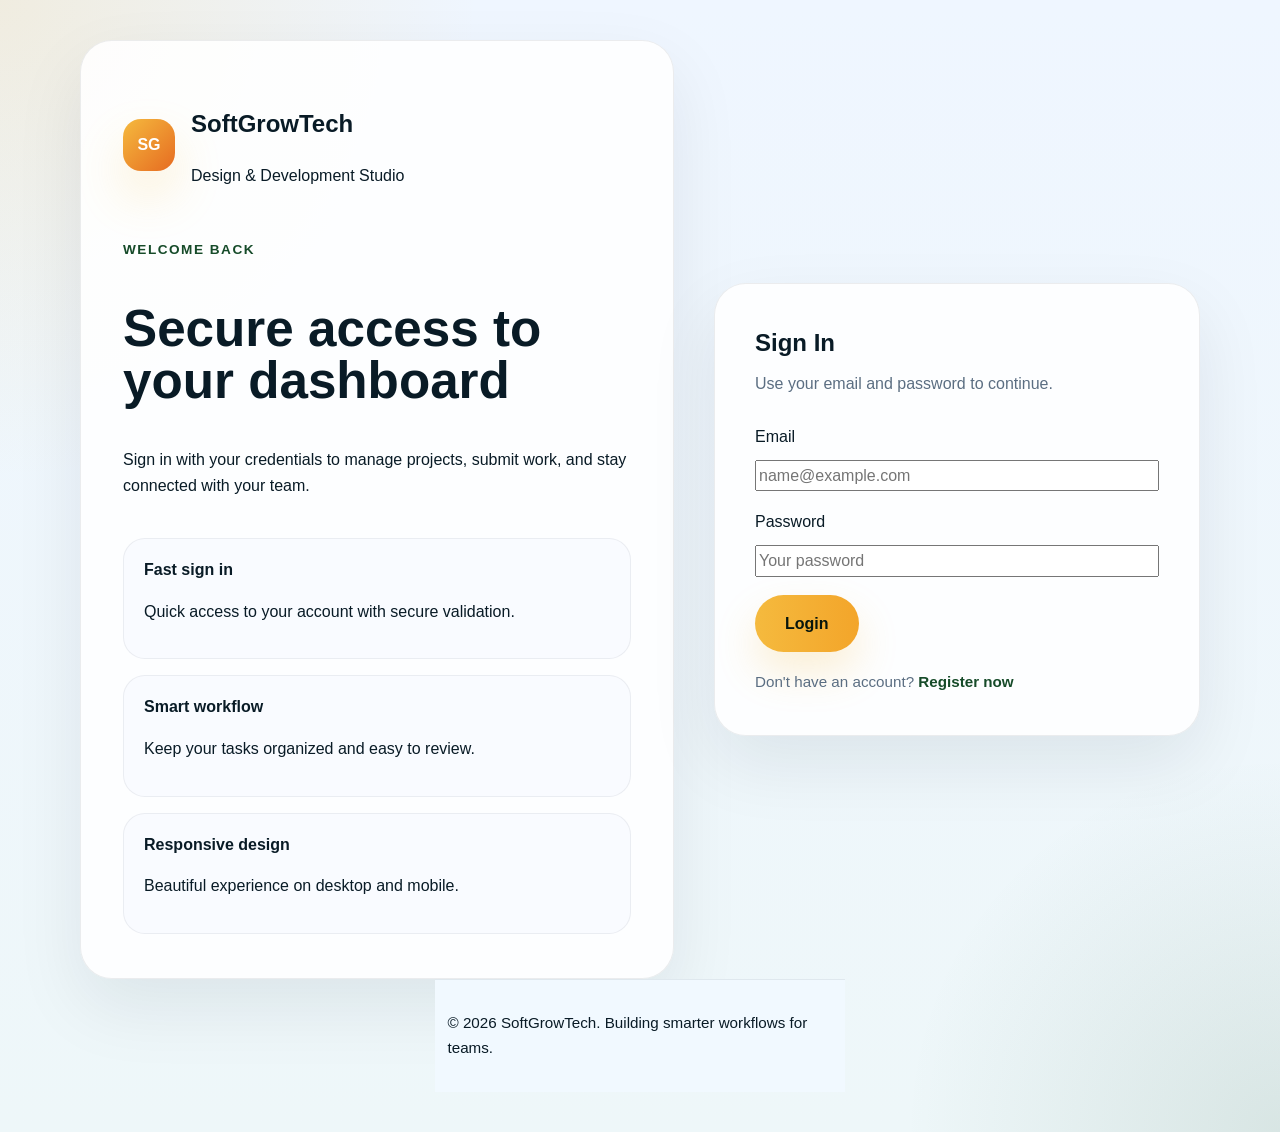
<file: index.html>
<!DOCTYPE html>
<html lang="en">
<head>
    <meta charset="UTF-8">
    <meta name="viewport" content="width=device-width, initial-scale=1.0">
    <title>SoftGrowTech Login</title>
    <link rel="stylesheet" href="style.css">
</head>
<body class="login-page">
    <div class="login-layout">
        <section class="login-visual">
            <div class="brand-login">
                <span class="brand-mark">SG</span>
                <div>
                    <h1>SoftGrowTech</h1>
                    <p>Design &amp; Development Studio</p>
                </div>
            </div>
            <div class="login-copy">
                <span class="eyebrow">Welcome Back</span>
                <h2>Secure access to your dashboard</h2>
                <p>Sign in with your credentials to manage projects, submit work, and stay connected with your team.</p>
                <div class="feature-list">
                    <article>
                        <strong>Fast sign in</strong>
                        <p>Quick access to your account with secure validation.</p>
                    </article>
                    <article>
                        <strong>Smart workflow</strong>
                        <p>Keep your tasks organized and easy to review.</p>
                    </article>
                    <article>
                        <strong>Responsive design</strong>
                        <p>Beautiful experience on desktop and mobile.</p>
                    </article>
                </div>
            </div>
        </section>

        <section class="login-card">
            <div class="card-header">
                <h2>Sign In</h2>
                <p>Use your email and password to continue.</p>
            </div>
            <form class="login-form" onsubmit="login(); return false;">
                <div class="form-group">
                    <label for="loginEmail">Email</label>
                    <input id="loginEmail" type="email" placeholder="name@example.com" required>
                </div>
                <div class="form-group">
                    <label for="loginPassword">Password</label>
                    <input id="loginPassword" type="password" placeholder="Your password" required>
                </div>
                <button class="primary-btn" type="submit">Login</button>
                <p class="form-note">Don't have an account? <a href="register.html">Register now</a></p>
            </form>
        </section>
    </div>
    <footer class="site-footer">
        <div class="container footer-inner">
            <p>© 2026 SoftGrowTech. Building smarter workflows for teams.</p>
        </div>
    </footer>
    <script src="script.js"></script>
</body>
</html>
</file>
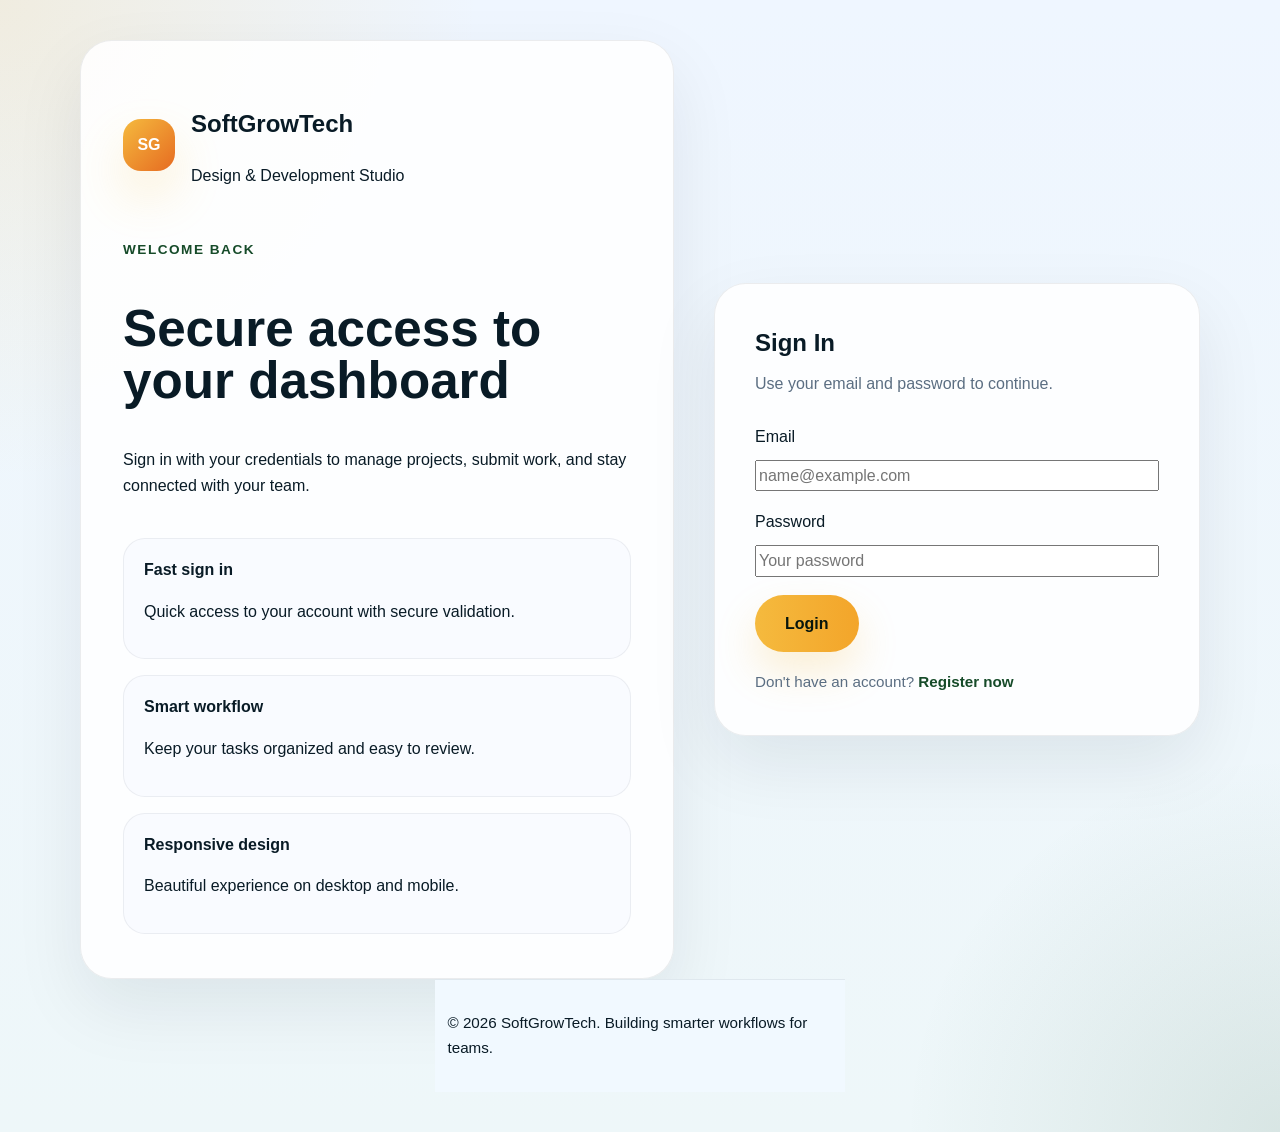
<file: account.html>
<!DOCTYPE html>
<html lang="en">
<head>
    <meta charset="UTF-8">
    <meta name="viewport" content="width=device-width, initial-scale=1.0">
    <title>Account Settings - SoftGrowTech</title>
    <link rel="stylesheet" href="style.css">
</head>
<body onload="checkLogin(); loadAccountDetails();" class="submit-page">
    <header class="site-header">
        <div class="container header-inner">
            <div class="brand">
                <span class="brand-mark">SG</span>
                <div>
                    <h1>SoftGrowTech</h1>
                    <p>Design & Development Studio</p>
                </div>
            </div>
            <nav class="site-nav">
                <a href="dashboard.html">Dashboard</a>
                <a href="submit.html">Submit Task</a>
                <a href="view.html">View Submissions</a>
                <button onclick="logout()" class="logout-btn">Logout</button>
            </nav>
        </div>
    </header>

    <main class="container">
        <section class="submit-card">
            <div class="card-header">
                <h2>Account Settings</h2>
                <p>Manage your profile information and preferences.</p>
            </div>
            <form class="submit-form" onsubmit="updateAccount(); return false;">
                <div class="form-group">
                    <label for="fullName">Full Name</label>
                    <input id="fullName" type="text" placeholder="Your full name" required>
                </div>
                <div class="form-group">
                    <label for="accountEmail">Email</label>
                    <input id="accountEmail" type="email" placeholder="your@email.com" readonly style="background-color: #f0f0f0; cursor: not-allowed;">
                </div>
                <div class="form-group">
                    <label for="currentPassword">Current Password</label>
                    <input id="currentPassword" type="password" placeholder="Enter your current password" required>
                </div>
                <div class="form-group">
                    <label for="newPassword">New Password (leave blank to keep current)</label>
                    <input id="newPassword" type="password" placeholder="Enter new password">
                </div>
                <div class="form-group">
                    <label for="confirmNewPassword">Confirm New Password</label>
                    <input id="confirmNewPassword" type="password" placeholder="Confirm new password">
                </div>
                <button type="submit" class="primary-btn">Save Changes</button>
                <a href="dashboard.html" class="secondary-btn" style="text-align: center; margin-top: 10px; display: inline-block;">Back to Dashboard</a>
            </form>
        </section>
    </main>

    <footer class="site-footer">
        <div class="container footer-inner">
            <p>© 2026 SoftGrowTech. Building smarter workflows for teams.</p>
        </div>
    </footer>
    <script src="script.js"></script>
</body>
</html>
</file>
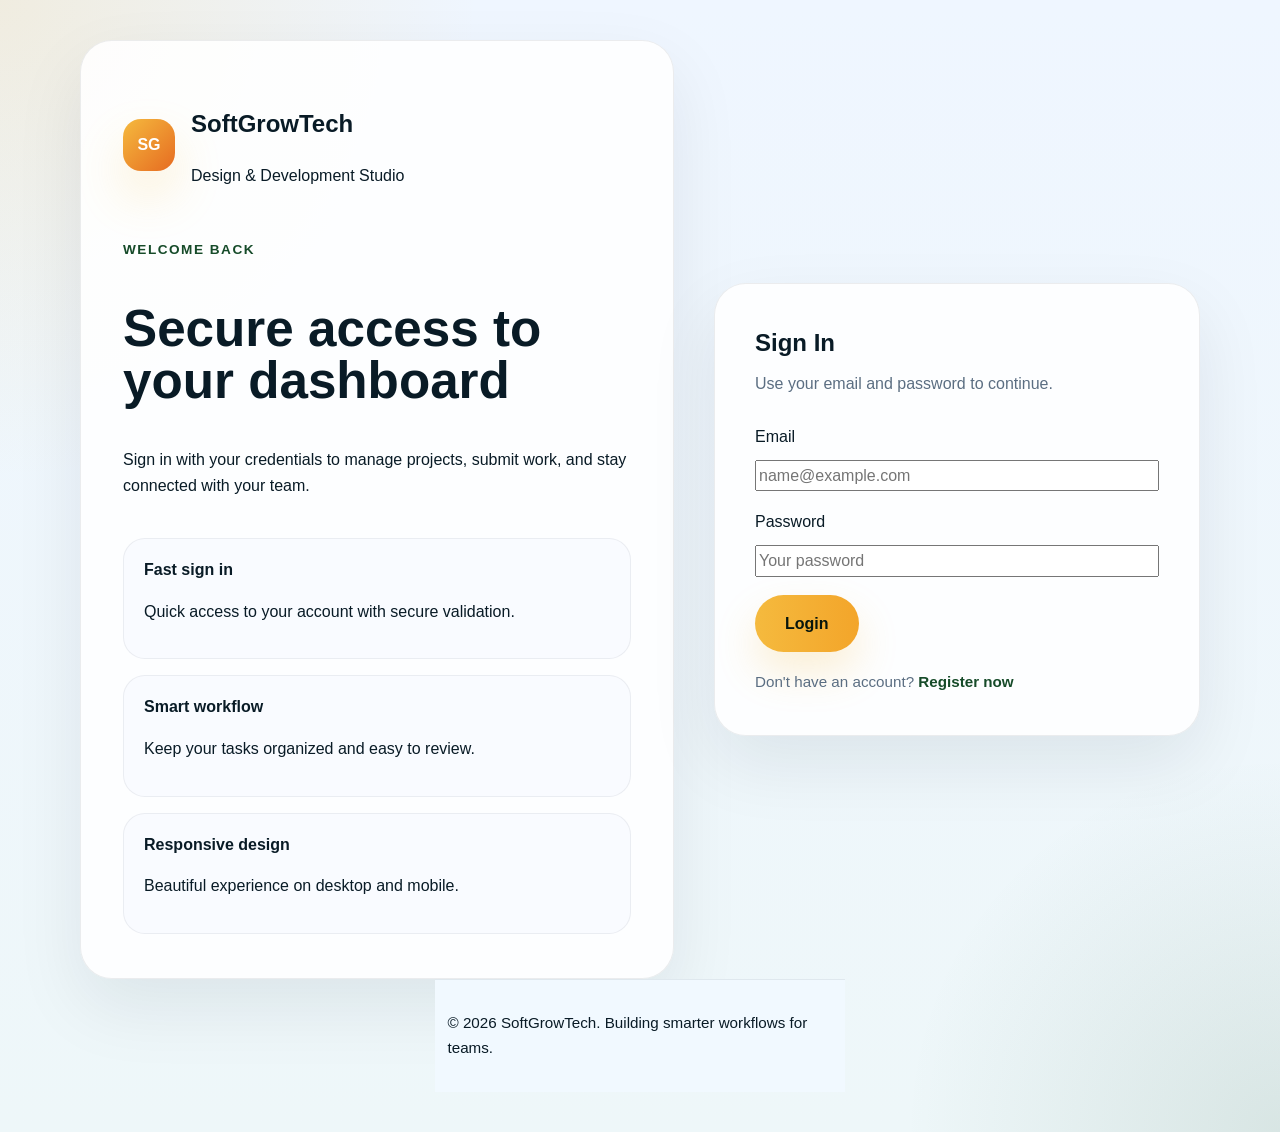
<file: dashboard.html>
<!DOCTYPE html>
<html lang="en">
<head>
    <meta charset="UTF-8">
    <meta name="viewport" content="width=device-width, initial-scale=1.0">
    <title>Dashboard - SoftGrowTech</title>
    <link rel="stylesheet" href="style.css">
</head>
<body onload="checkLogin()" class="dashboard-page">
    <header class="site-header">
        <div class="container header-inner">
            <div class="brand">
                <span class="brand-mark">SG</span>
                <div>
                    <h1>SoftGrowTech</h1>
                    <p>Design & Development Studio</p>
                </div>
            </div>
            <nav class="site-nav">
                <a href="dashboard.html">Dashboard</a>
                <a href="submit.html">Submit Task</a>
                <a href="view.html">View Submissions</a>
                <button onclick="logout()" class="logout-btn">Logout</button>
            </nav>
        </div>
    </header>

    <main class="container">
        <section class="dashboard-hero">
            <h2>Welcome to Your Dashboard</h2>
            <p>Manage your tasks and submissions all in one place.</p>
        </section>

        <section class="dashboard-grid">
            <div class="dashboard-card">
                <div class="card-icon">📋</div>
                <h3>Submit Task</h3>
                <p>Create and submit new tasks for review.</p>
                <a href="submit.html" class="card-btn">Go to Submit</a>
            </div>
            <div class="dashboard-card">
                <div class="card-icon">📁</div>
                <h3>View Submissions</h3>
                <p>Check all your submitted tasks and their status.</p>
                <a href="view.html" class="card-btn">View Tasks</a>
            </div>
            <div class="dashboard-card">
                <div class="card-icon">👤</div>
                <h3>Account</h3>
                <p>Manage your account settings and preferences.</p>
                <a href="account.html" class="card-btn">Settings</a>
            </div>
        </section>
    </main>

    <footer class="site-footer">
        <div class="container footer-inner">
            <p>© 2026 SoftGrowTech. Building smarter workflows for teams.</p>
        </div>
    </footer>
    <script src="script.js"></script>
</body>
</html>
</file>
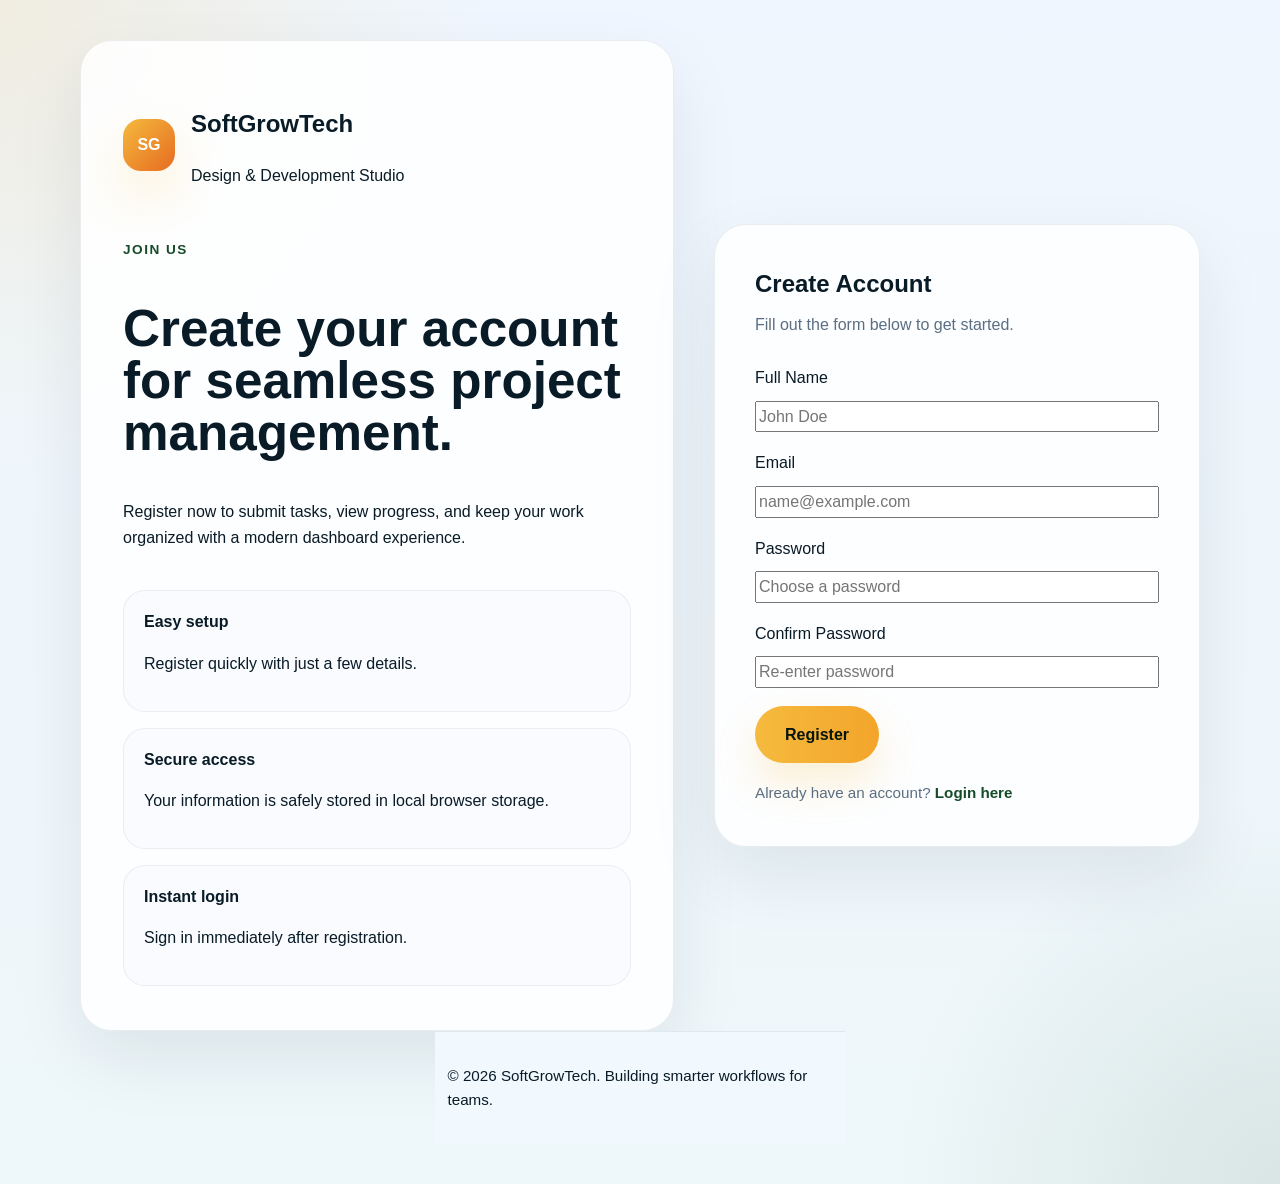
<file: register.html>
<!DOCTYPE html>
<html lang="en">
<head>
    <meta charset="UTF-8">
    <meta name="viewport" content="width=device-width, initial-scale=1.0">
    <title>SoftGrowTech Register</title>
    <link rel="stylesheet" href="style.css">
</head>
<body class="login-page">
    <div class="login-layout">
        <section class="login-visual">
            <div class="brand-login">
                <span class="brand-mark">SG</span>
                <div>
                    <h1>SoftGrowTech</h1>
                    <p>Design &amp; Development Studio</p>
                </div>
            </div>
            <div class="login-copy">
                <span class="eyebrow">Join Us</span>
                <h2>Create your account for seamless project management.</h2>
                <p>Register now to submit tasks, view progress, and keep your work organized with a modern dashboard experience.</p>
                <div class="feature-list">
                    <article>
                        <strong>Easy setup</strong>
                        <p>Register quickly with just a few details.</p>
                    </article>
                    <article>
                        <strong>Secure access</strong>
                        <p>Your information is safely stored in local browser storage.</p>
                    </article>
                    <article>
                        <strong>Instant login</strong>
                        <p>Sign in immediately after registration.</p>
                    </article>
                </div>
            </div>
        </section>

        <section class="login-card">
            <div class="card-header">
                <h2>Create Account</h2>
                <p>Fill out the form below to get started.</p>
            </div>
            <form class="login-form" onsubmit="register(); return false;">
                <div class="form-group">
                    <label for="name">Full Name</label>
                    <input id="name" type="text" placeholder="John Doe" required>
                </div>
                <div class="form-group">
                    <label for="email">Email</label>
                    <input id="email" type="email" placeholder="name@example.com" required>
                </div>
                <div class="form-group">
                    <label for="password">Password</label>
                    <input id="password" type="password" placeholder="Choose a password" required>
                </div>
                <div class="form-group">
                    <label for="confirmPassword">Confirm Password</label>
                    <input id="confirmPassword" type="password" placeholder="Re-enter password" required>
                </div>
                <button class="primary-btn" type="submit">Register</button>
                <p class="form-note">Already have an account? <a href="index.html">Login here</a></p>
            </form>
        </section>
    </div>
    <footer class="site-footer">
        <div class="container footer-inner">
            <p>© 2026 SoftGrowTech. Building smarter workflows for teams.</p>
        </div>
    </footer>
    <script src="script.js"></script>
</body>
</html>
</file>
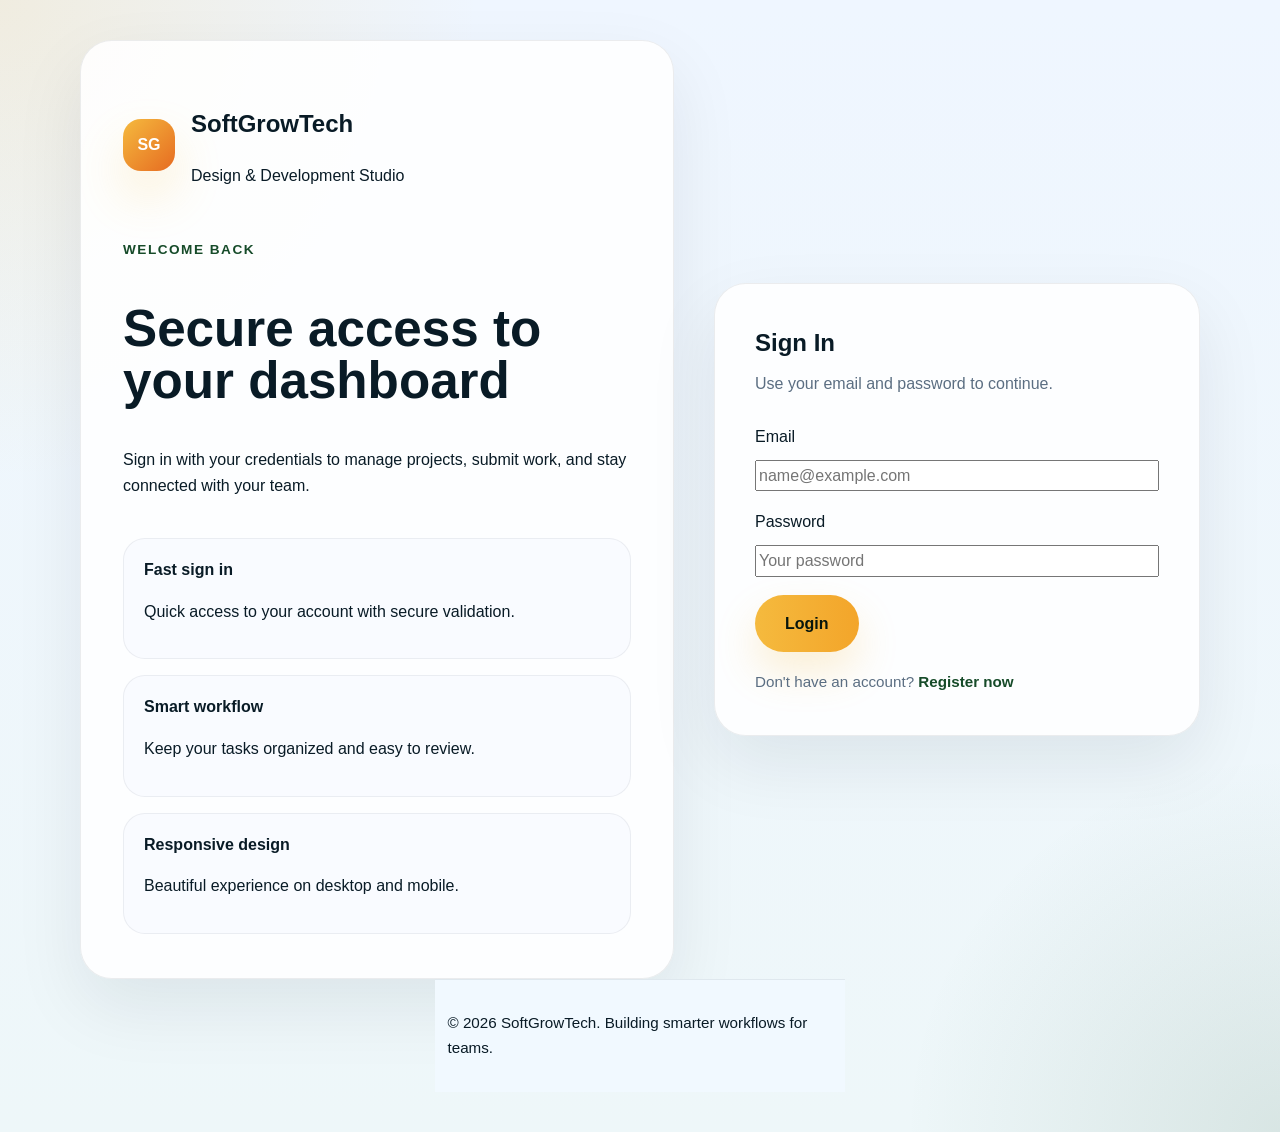
<file: submit.html>
<!DOCTYPE html>
<html lang="en">
<head>
    <meta charset="UTF-8">
    <meta name="viewport" content="width=device-width, initial-scale=1.0">
    <title>Submit Task - SoftGrowTech</title>
    <link rel="stylesheet" href="style.css">
</head>
<body onload="checkLogin()" class="submit-page">
    <header class="site-header">
        <div class="container header-inner">
            <div class="brand">
                <span class="brand-mark">SG</span>
                <div>
                    <h1>SoftGrowTech</h1>
                    <p>Design & Development Studio</p>
                </div>
            </div>
            <nav class="site-nav">
                <a href="dashboard.html">Dashboard</a>
                <a href="submit.html">Submit Task</a>
                <a href="view.html">View Submissions</a>
                <button onclick="logout()" class="logout-btn">Logout</button>
            </nav>
        </div>
    </header>

    <main class="container">
        <section class="submit-card">
            <div class="card-header">
                <h2>Submit a New Task</h2>
                <p>Fill out the form below to submit your work.</p>
            </div>
            <form class="submit-form" onsubmit="submitTask(); return false;">
                <div class="form-group">
                    <label for="title">Task Title</label>
                    <input id="title" type="text" placeholder="Enter task title" required>
                </div>
                <div class="form-group">
                    <label for="desc">Description</label>
                    <textarea id="desc" rows="6" placeholder="Describe your task in detail..." required></textarea>
                </div>
                <div class="form-group">
                    <label for="attachment">Attach File</label>
                    <input id="attachment" type="file" accept=".pdf,.doc,.docx,.txt,.png,.jpg,.jpeg" />
                </div>
                <button type="submit" class="primary-btn">Submit Task</button>
            </form>
        </section>
    </main>

    <footer class="site-footer">
        <div class="container footer-inner">
            <p>© 2026 SoftGrowTech. Building smarter workflows for teams.</p>
        </div>
    </footer>
    <script src="script.js"></script>
</body>
</html>
</file>
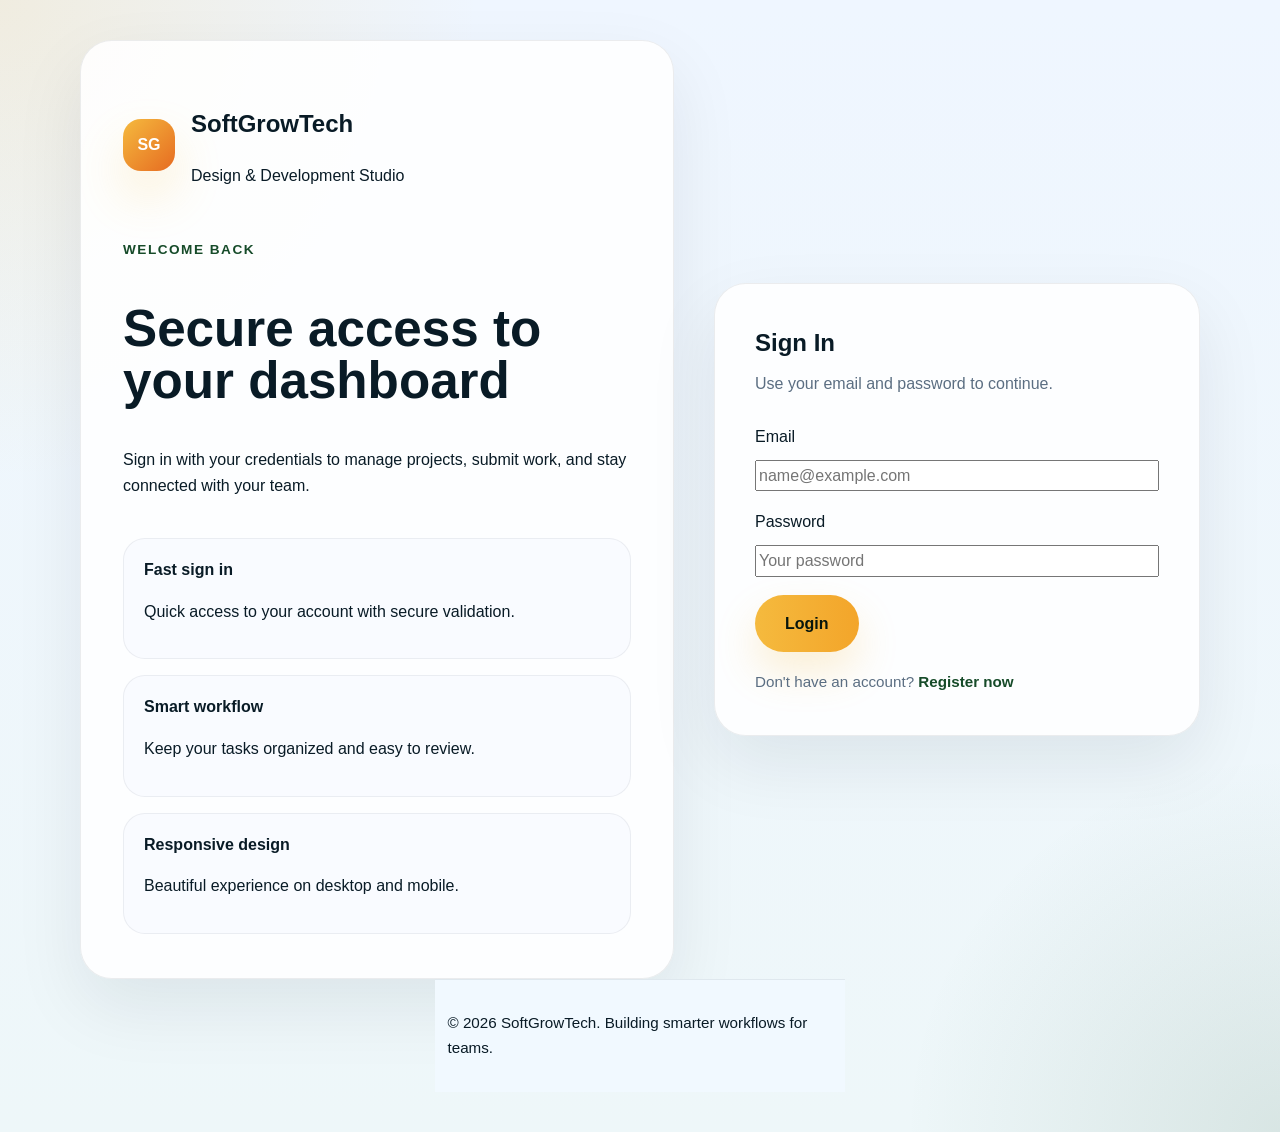
<file: view.html>
<!DOCTYPE html>
<html lang="en">
<head>
    <meta charset="UTF-8">
    <meta name="viewport" content="width=device-width, initial-scale=1.0">
    <title>View Submissions - SoftGrowTech</title>
    <link rel="stylesheet" href="style.css">
</head>
<body onload="checkLogin(); displayTasks();" class="view-page">
    <header class="site-header">
        <div class="container header-inner">
            <div class="brand">
                <span class="brand-mark">SG</span>
                <div>
                    <h1>SoftGrowTech</h1>
                    <p>Design & Development Studio</p>
                </div>
            </div>
            <nav class="site-nav">
                <a href="dashboard.html">Dashboard</a>
                <a href="submit.html">Submit Task</a>
                <a href="view.html">View Submissions</a>
                <button onclick="logout()" class="logout-btn">Logout</button>
            </nav>
        </div>
    </header>

    <main class="container">
        <section class="view-tasks">
            <div class="section-header">
                <h2>Your Submissions</h2>
                <p>All your submitted tasks are displayed below.</p>
            </div>
            <div id="tasks" class="tasks-grid"></div>
        </section>
    </main>

    <footer class="site-footer">
        <div class="container footer-inner">
            <p>© 2026 SoftGrowTech. Building smarter workflows for teams.</p>
        </div>
    </footer>
    <script src="script.js"></script>
</body>
</html>
</file>
<file: style.css>
* {
    box-sizing: border-box;
}

:root {
    --bg: #f3f6ff;
    --surface: #ffffff;
    --surface-alt: #f1f9ff;
    --text: #091b26;
    --muted: #5b6e82;
    --accent: #f5ba3e;
    --accent-dark: #164b29;
    --accent-soft: #f9e8be;
    --border: rgba(14, 30, 37, 0.08);
    --shadow: 0 24px 60px rgba(14, 30, 37, 0.08);
}

body {
    margin: 0;
    font-family: 'Inter', sans-serif;
    background: radial-gradient(circle at top left, rgba(245, 186, 62, 0.18), transparent 30%),
                linear-gradient(180deg, #eef4ff 0%, #f8f8fc 100%);
    color: var(--text);
    line-height: 1.6;
}

img {
    max-width: 100%;
    display: block;
}

a {
    color: inherit;
    text-decoration: none;
}

button, input, select, textarea {
    font: inherit;
}

.container {
    width: min(1180px, 94%);
    margin: 0 auto;
}

.site-header {
    background: rgba(255, 255, 255, 0.92);
    border-bottom: 1px solid rgba(14, 30, 37, 0.08);
    position: sticky;
    top: 0;
    z-index: 20;
    backdrop-filter: blur(12px);
}

.header-inner {
    display: flex;
    align-items: center;
    justify-content: space-between;
    gap: 20px;
    padding: 20px 0;
}

.brand {
    display: flex;
    align-items: center;
    gap: 16px;
}

.brand-mark {
    width: 52px;
    height: 52px;
    display: grid;
    place-items: center;
    background: linear-gradient(135deg, #f5ba3e, #e66b21);
    color: #ffffff;
    font-weight: 800;
    border-radius: 18px;
    box-shadow: 0 24px 50px rgba(245, 186, 62, 0.2);
}

.brand h1 {
    margin: 0;
    font-size: 1.2rem;
}

.brand p {
    margin: 4px 0 0;
    color: var(--muted);
    font-size: 0.95rem;
}

.site-nav {
    display: flex;
    flex-wrap: wrap;
    align-items: center;
    gap: 22px;
}

.site-nav a {
    color: var(--text);
    font-weight: 600;
    transition: color 0.2s ease, background 0.2s ease, padding 0.2s ease, border-radius 0.2s ease;
    padding: 8px 16px;
    border-radius: 8px;
}

.site-nav a:hover {
    color: #ffffff;
    background: linear-gradient(90deg, #f5ba3e 0%, #f3a52a 100%);
    box-shadow: 0 8px 20px rgba(245, 186, 62, 0.25);
}

.hero {
    display: grid;
    grid-template-columns: 1.15fr 0.85fr;
    gap: 38px;
    align-items: start;
    padding: 72px 0 40px;
}

.hero-copy {
    max-width: 560px;
}

.eyebrow {
    display: inline-flex;
    text-transform: uppercase;
    letter-spacing: 1.5px;
    color: var(--accent-dark);
    font-weight: 700;
    margin-bottom: 18px;
    font-size: 0.85rem;
}

.hero-copy h2 {
    margin: 0 0 24px;
    font-size: clamp(2.8rem, 4vw, 4.6rem);
    line-height: 0.98;
}

.hero-copy h2 strong {
    color: #f5ba3e;
}

.hero-copy p {
    max-width: 620px;
    color: var(--muted);
    margin-bottom: 32px;
    font-size: 1.05rem;
}

.hero-highlights {
    display: grid;
    gap: 14px;
}

.hero-highlights article {
    display: grid;
    gap: 8px;
    padding: 22px 24px;
    border-radius: 22px;
    background: var(--surface);
    border: 1px solid rgba(14, 30, 37, 0.06);
    box-shadow: 0 22px 50px rgba(14, 30, 37, 0.04);
}

.hero-highlights strong {
    display: block;
    font-size: 1.05rem;
}

.hero-card {
    background: linear-gradient(180deg, #ffffff 0%, #f8fbff 100%);
    border-radius: 32px;
    padding: 36px;
    box-shadow: var(--shadow);
    border: 1px solid rgba(14, 30, 37, 0.04);
}

.contact-form {
    display: grid;
    gap: 18px;
}

.field-grid {
    display: grid;
    grid-template-columns: repeat(2, minmax(0, 1fr));
    gap: 18px;
}

.field-group {
    display: grid;
    gap: 10px;
}

.full-width {
    grid-column: 1 / -1;
}

.field-group label {
    color: var(--muted);
    font-size: 0.95rem;
}

.site-footer {
    padding: 24px 0;
    background: var(--surface-alt);
    border-top: 1px solid rgba(14, 30, 37, 0.08);
}

.footer-inner {
    display: flex;
    justify-content: center;
    align-items: center;
    min-height: 64px;
}

.footer-inner p {
    margin: 0;
    color: var(--muted);
    font-size: 0.95rem;
}

.site-footer p {
    color: var(--text);
}


.field-group input,
.field-group textarea,
.field-group select,
.field-group input[type="file"] {
    width: 100%;
    border: 1px solid rgba(14, 30, 37, 0.09);
    border-radius: 18px;
    padding: 16px 18px;
    background: #f8fbff;
    color: var(--text);
    transition: border-color 0.2s ease, box-shadow 0.2s ease;
}

.field-group input[type="file"] {
    padding: 12px 18px;
}

.field-group input:focus,
.field-group textarea:focus,
.field-group select:focus,
.field-group input[type="file"]:focus {
    outline: none;
    border-color: rgba(245, 186, 62, 0.65);
    box-shadow: 0 0 0 4px rgba(245, 186, 62, 0.12);
}

.field-group select {
    appearance: none;
    background-image: linear-gradient(45deg, transparent 50%, var(--text) 50%),
                      linear-gradient(135deg, var(--text) 50%, transparent 50%);
    background-position: calc(100% - 16px) calc(1em + 4px), calc(100% - 10px) calc(1em + 4px);
    background-size: 6px 6px, 6px 6px;
    background-repeat: no-repeat;
}

.primary-btn,
.secondary-btn {
    border: none;
    border-radius: 999px;
    cursor: pointer;
    font-weight: 700;
    display: inline-flex;
    align-items: center;
    justify-content: center;
    gap: 10px;
    transition: transform 0.2s ease, box-shadow 0.2s ease, background 0.2s ease, color 0.2s ease, filter 0.2s ease;
}

.primary-btn {
    width: max-content;
    padding: 16px 30px;
    background: linear-gradient(90deg, #f5ba3e 0%, #f3a52a 100%);
    color: #07160d;
    box-shadow: 0 20px 40px rgba(245, 186, 62, 0.22);
}

.primary-btn:hover {
    transform: translateY(-2px);
    background: linear-gradient(90deg, #ffcd63 0%, #fbb84a 100%);
    box-shadow: 0 30px 60px rgba(245, 186, 62, 0.35);
    filter: brightness(1.1);
}

.secondary-btn {
    padding: 14px 26px;
    background: var(--surface);
    color: var(--text);
    border: 1px solid rgba(14, 30, 37, 0.08);
}

.secondary-btn:hover {
    transform: translateY(-2px);
    background: rgba(14, 30, 37, 0.05);
    border-color: rgba(14, 30, 37, 0.15);
    box-shadow: 0 15px 35px rgba(14, 30, 37, 0.08);
}

.section-heading {
    margin-bottom: 30px;
}

.section-heading span {
    display: block;
    color: #406c5d;
    font-weight: 700;
    margin-bottom: 10px;
    letter-spacing: 0.08em;
}

.section-heading h2 {
    margin: 0;
    font-size: clamp(2rem, 2.3vw, 2.8rem);
    line-height: 1.05;
}

.section-heading.space-between {
    display: flex;
    align-items: center;
    justify-content: space-between;
    gap: 24px;
}

.testimonials,
.blogs {
    padding: 60px 0;
}

.testimonial-cards {
    display: grid;
    gap: 24px;
    grid-template-columns: repeat(auto-fit, minmax(280px, 1fr));
}

.testimonial-card,
.blog-card {
    background: var(--surface);
    border: 1px solid rgba(14, 30, 37, 0.08);
    border-radius: 28px;
    padding: 32px;
    box-shadow: 0 25px 60px rgba(14, 30, 37, 0.05);
}

.testimonial-card.accent-card {
    background: #fef6ea;
}

.testimonial-card .stars {
    color: #f7b036;
    margin-bottom: 16px;
    font-size: 1rem;
}

.testimonial-card p {
    color: var(--muted);
    margin-bottom: 24px;
}

.testimonial-author {
    display: flex;
    align-items: center;
    gap: 14px;
}

.testimonial-author img {
    width: 52px;
    height: 52px;
    border-radius: 50%;
    object-fit: cover;
    box-shadow: 0 12px 28px rgba(14, 30, 37, 0.12);
}

.testimonial-author strong {
    display: block;
}

.blog-grid {
    display: grid;
    gap: 24px;
    grid-template-columns: repeat(auto-fit, minmax(260px, 1fr));
}

.blog-card {
    display: grid;
    gap: 18px;
}

.blog-card:hover {
    transform: translateY(-4px);
    transition: transform 0.2s ease;
}

.blog-badge {
    display: inline-flex;
    align-items: center;
    justify-content: center;
    padding: 8px 14px;
    border-radius: 999px;
    background: #f8efc5;
    color: #b06f10;
    font-size: 0.85rem;
    font-weight: 700;
}

.blog-card h3 {
    margin: 0;
    font-size: 1.15rem;
    color: var(--text);
}

.blog-card p {
    margin: 0;
    color: var(--muted);
}

.blog-card a {
    color: var(--accent-dark);
    font-weight: 700;
}

.login-page {
    min-height: 100vh;
    display: grid;
    place-items: center;
    padding: 40px 0;
    background: radial-gradient(circle at top left, rgba(245, 186, 62, 0.16), transparent 28%),
                radial-gradient(circle at bottom right, rgba(22, 75, 41, 0.1), transparent 22%),
                linear-gradient(180deg, #eff6ff 0%, #eef7f9 100%);
}

.login-layout {
    width: min(1120px, 96%);
    display: grid;
    grid-template-columns: 1.1fr 0.9fr;
    gap: 40px;
    align-items: center;
}

.login-visual,
.login-card {
    background: rgba(255, 255, 255, 0.88);
    border: 1px solid rgba(14, 30, 37, 0.08);
    border-radius: 32px;
    box-shadow: 0 28px 70px rgba(14, 30, 37, 0.08);
}

.login-visual {
    padding: 44px 42px;
}

.brand-login {
    display: flex;
    align-items: center;
    gap: 16px;
    margin-bottom: 34px;
}

.login-copy {
    display: grid;
    gap: 24px;
}

.login-copy h2 {
    margin: 0;
    font-size: clamp(2.2rem, 4vw, 3.6rem);
    line-height: 1.02;
}

.feature-list {
    display: grid;
    gap: 16px;
}

.feature-list article {
    background: #f9fbff;
    border-radius: 22px;
    padding: 18px 20px;
    border: 1px solid rgba(14, 30, 37, 0.06);
}

.feature-list strong {
    display: block;
    margin-bottom: 8px;
}

.login-card {
    padding: 40px;
}

.card-header h2 {
    margin: 0 0 8px;
}

.card-header p {
    margin: 0 0 28px;
    color: var(--muted);
}

.login-form {
    display: grid;
    gap: 18px;
}

.form-group {
    display: grid;
    gap: 10px;
}

.form-note {
    margin: 0;
    color: var(--muted);
    font-size: 0.95rem;
}

.form-note a {
    color: var(--accent-dark);
    font-weight: 700;
}

@media (max-width: 900px) {
    .hero {
        grid-template-columns: 1fr;
    }

    .field-grid {
        grid-template-columns: 1fr;
    }

    .section-heading.space-between {
        flex-direction: column;
        align-items: flex-start;
    }

    .login-layout {
        grid-template-columns: 1fr;
    }
}

.dashboard-page,
.submit-page,
.view-page {
    background: linear-gradient(135deg, #eef6ff 0%, #f8f9fc 100%);
    min-height: 100vh;
}

.logout-btn {
    padding: 10px 20px;
    background: linear-gradient(90deg, #f5ba3e 0%, #f3a52a 100%);
    color: #07160d;
    border: none;
    border-radius: 999px;
    font-weight: 700;
    cursor: pointer;
    transition: transform 0.2s ease, box-shadow 0.2s ease, background 0.2s ease, filter 0.2s ease;
}

.logout-btn:hover {
    transform: translateY(-2px);
    background: linear-gradient(90deg, #ffcd63 0%, #fbb84a 100%);
    box-shadow: 0 20px 45px rgba(245, 186, 62, 0.3);
    filter: brightness(1.1);
}

.dashboard-hero {
    padding: 40px 0;
    text-align: center;
}

.dashboard-hero h2 {
    font-size: clamp(2rem, 3vw, 3.2rem);
    margin: 0 0 12px;
}

.dashboard-hero p {
    color: var(--muted);
    margin: 0;
    font-size: 1.05rem;
}

.dashboard-grid {
    display: grid;
    grid-template-columns: repeat(auto-fit, minmax(280px, 1fr));
    gap: 24px;
    padding: 40px 0;
}

.dashboard-card {
    background: var(--surface);
    border: 1px solid rgba(14, 30, 37, 0.08);
    border-radius: 28px;
    padding: 32px;
    display: grid;
    gap: 18px;
    text-align: center;
    transition: transform 0.2s ease, box-shadow 0.2s ease;
    box-shadow: 0 25px 60px rgba(14, 30, 37, 0.05);
}

.dashboard-card:hover {
    transform: translateY(-4px);
    box-shadow: 0 30px 80px rgba(14, 30, 37, 0.1);
}

.card-icon {
    font-size: 3rem;
}

.dashboard-card h3 {
    margin: 0;
    font-size: 1.3rem;
}

.dashboard-card p {
    margin: 0;
    color: var(--muted);
}

.card-btn {
    padding: 12px 24px;
    background: linear-gradient(90deg, #f5ba3e 0%, #f3a52a 100%);
    color: #07160d;
    border-radius: 999px;
    font-weight: 700;
    display: inline-block;
    transition: transform 0.2s ease, background 0.2s ease, box-shadow 0.2s ease, filter 0.2s ease;
    box-shadow: 0 8px 20px rgba(245, 186, 62, 0.15);
}

.card-btn:hover {
    transform: translateY(-2px);
    background: linear-gradient(90deg, #ffcd63 0%, #fbb84a 100%);
    box-shadow: 0 15px 35px rgba(245, 186, 62, 0.25);
    filter: brightness(1.12);
}

.submit-card {
    background: var(--surface);
    border: 1px solid rgba(14, 30, 37, 0.08);
    border-radius: 32px;
    padding: 40px;
    box-shadow: 0 28px 70px rgba(14, 30, 37, 0.08);
    max-width: 800px;
    margin: 40px auto;
}

.submit-form {
    display: grid;
    gap: 24px;
}

.submit-form .primary-btn {
    width: 100%;
    justify-content: center;
}

.view-tasks {
    padding: 40px 0;
}

.section-header {
    text-align: center;
    margin-bottom: 40px;
}

.section-header h2 {
    font-size: clamp(2rem, 3vw, 2.8rem);
    margin: 0 0 12px;
}

.section-header p {
    color: var(--muted);
    margin: 0;
}

.tasks-grid {
    display: grid;
    gap: 20px;
}

.task {
    background: var(--surface);
    border: 1px solid rgba(14, 30, 37, 0.08);
    border-radius: 24px;
    padding: 28px;
    box-shadow: 0 18px 50px rgba(14, 30, 37, 0.05);
}

.task h3 {
    margin: 0 0 12px;
    font-size: 1.2rem;
}

.task p {
    margin: 0;
    color: var(--muted);
    line-height: 1.6;
}

.task .attachment-line {
    margin-top: 14px;
    color: var(--text);
    font-size: 0.95rem;
}

.task .attachment-line a {
    color: var(--accent-dark);
    font-weight: 700;
}

@media (max-width: 900px) {
    .dashboard-grid {
        grid-template-columns: 1fr;
    }
}

@media (max-width: 640px) {
    .submit-card {
        padding: 24px;
    }

    .dashboard-card {
        padding: 24px;
    }
}

@media (max-width: 640px) {
    .header-inner {
        flex-direction: column;
        align-items: flex-start;
    }

    .site-nav {
        gap: 14px;
    }

    .hero-card {
        padding: 24px;
    }
}
</file>
